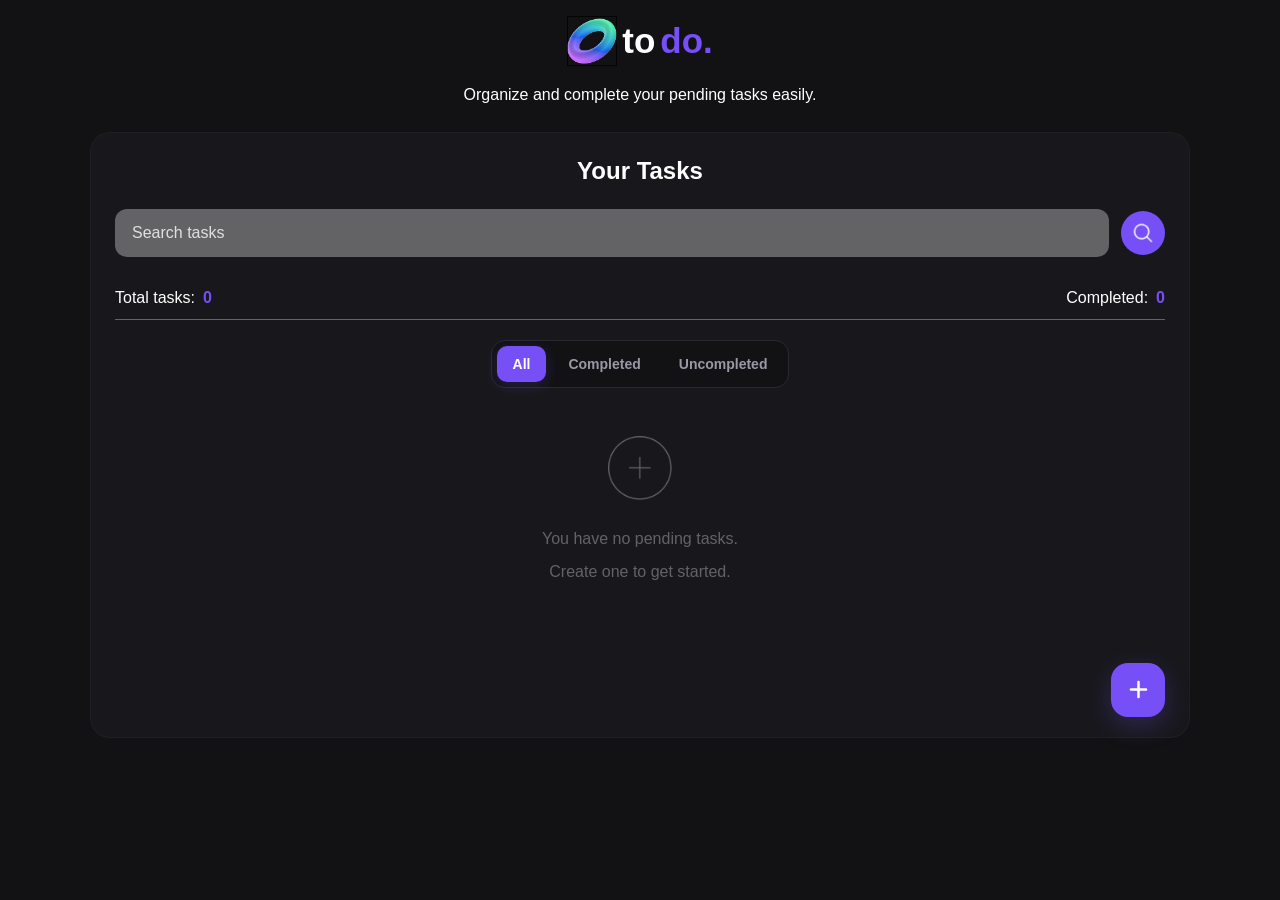
<file: index.html>
<!doctype html>
<html lang="en">
  <head>
    <meta charset="UTF-8" />
    <meta name="viewport" content="width=device-width, initial-scale=1.0" />

    <title>Todo App</title>

    <link rel="stylesheet" href="./styles/app.css" />

    <link
      rel="shortcut icon"
      href="./images/Image (1).png"
      type="image/x-icon"
    />
  </head>

  <body>
    <div class="container">
      <!-- Header -->
      <header class="header">
        <div class="logo">
          <img src="./images/Image (1).png" alt="Todo logo" class="logo-img" />

          <span class="logo-first">to</span>
          <span class="logo-last">do.</span>
        </div>

        <p class="logo-text">
          Organize and complete your pending tasks easily.
        </p>
      </header>

      <!-- Main -->
      <main class="main">
        <h1>Your Tasks</h1>

        <!-- Search Form -->
        <form class="search-box__container" id="searchForm">
          <div class="search-box">
            <input
              class="search-box__text"
              type="search"
              id="search"
              name="search"
              placeholder="Search tasks"
              aria-label="Search tasks"
            />
          </div>

          <button type="submit" class="search-box__btn" aria-label="Search">
            <img src="./images/Icon.png" alt="" />
          </button>
        </form>

        <!-- Task Information -->
        <div class="task-info">
          <div class="task-info__left">
            <span>Total tasks:</span>
            <span id="totalTasks">0</span>
          </div>

          <div class="task-info__right">
            <span>Completed:</span>
            <span id="completedTasks">0</span>
          </div>
        </div>

        <!-- Task Filters -->
        <div class="todo-filters" role="group" aria-label="Filter tasks">
          <button
            type="button"
            class="filter-btn active"
            data-filter="all"
            aria-pressed="true"
          >
            All
          </button>

          <button
            type="button"
            class="filter-btn"
            data-filter="completed"
            aria-pressed="false"
          >
            Completed
          </button>

          <button
            type="button"
            class="filter-btn"
            data-filter="uncompleted"
            aria-pressed="false"
          >
            Uncompleted
          </button>
        </div>

        <!-- Todo List -->
        <div class="todo-list">
          <ul class="todo-list__items" id="todoList"></ul>

          <div class="todo-list__none" id="emptyState">
            <img src="./images/Vector.png" alt="" />

            <p>You have no pending tasks.</p>
            <p>Create one to get started.</p>
          </div>
        </div>

        <!-- Add Todo Button -->
        <button
          type="button"
          class="add-todo"
          id="addTodoBtn"
          aria-label="Add new task"
        >
          <svg
            xmlns="http://www.w3.org/2000/svg"
            viewBox="0 0 640 640"
            aria-hidden="true"
          >
            <path
              d="M352 128C352 110.3 337.7 96 320 96C302.3 96 288 110.3 288 128L288 288L128 288C110.3 288 96 302.3 96 320C96 337.7 110.3 352 128 352L288 352L288 512C288 529.7 302.3 544 320 544C337.7 544 352 529.7 352 512L352 352L512 352C529.7 352 544 337.7 544 320C544 302.3 529.7 288 512 288L352 288L352 128z"
            />
          </svg>
        </button>
      </main>
    </div>

    <!-- Add Todo Modal -->
    <div class="modal-overlay" id="todoModal" aria-hidden="true">
      <div
        class="todo-modal"
        role="dialog"
        aria-modal="true"
        aria-labelledby="modalTitle"
        aria-describedby="modalDescription"
      >
        <h2 id="modalTitle">Create New Task</h2>

        <p class="modal-description" id="modalDescription">
          Add a new task to your list.
        </p>

        <form id="todoForm">
          <label for="todoInput">Task name</label>

          <input
            type="text"
            id="todoInput"
            class="modal-input"
            name="todo"
            placeholder="What do you need to do?"
            maxlength="150"
            autocomplete="off"
            required
          />

          <div class="modal-actions">
            <button
              type="button"
              id="cancelTodoBtn"
              class="modal-btn cancel-btn"
            >
              Cancel
            </button>

            <button type="submit" class="modal-btn add-btn">Add Task</button>
          </div>
        </form>
      </div>
    </div>

    <!-- JavaScript -->
    <script src="./app.js"></script>
  </body>
</html>
</file>
<file: styles/app.css>
/* ========================================
   1. RESET
======================================== */

* {
  margin: 0;
  padding: 0;
  box-sizing: border-box;
}

/* ========================================
   2. CSS VARIABLES
======================================== */

:root {
  --priority-white: #ffffff;
  --priority-bg-black: #121215;
  --priority-purple: #764ff7;
  --priority-purple-hover: #8b6aff;
  --priority-main-bg: #18181c;
  --priority-gray: #636366;
  --priority-muted: #9999a5;
  --priority-border: #34313e;

  --priority-close-bg: #2b1d22;
  --priority-close-border: #51343b;
  --priority-close-color: #ff7b86;
  --priority-close-hover: #ff5964;

  --shadow: 0 24px 70px rgb(0 0 0 / 18%);
  --transition: 0.2s ease;
}

/* ========================================
   3. GENERAL STYLES
======================================== */

body {
  min-height: 100vh;
  background-color: var(--priority-bg-black);
  color: var(--priority-white);
  font-family: sans-serif;
}

button,
input {
  font: inherit;
}

button {
  -webkit-tap-highlight-color: transparent;
}

button:focus-visible,
input:focus-visible {
  outline: 2px solid var(--priority-purple);
  outline-offset: 3px;
}

.container {
  display: flex;
  flex-direction: column;
  align-items: center;

  width: 100%;
  max-width: 1140px;
  margin: 0 auto;
  padding: 0 20px;
}

/* ========================================
   4. HEADER AND LOGO
======================================== */

.header {
  width: 100%;
  text-align: center;
}

.logo {
  display: flex;
  justify-content: center;
  align-items: center;
  gap: 5px;

  margin: 1rem 0;
}

.logo-img {
  width: 50px;
  height: auto;
}

.logo > span {
  font-size: 35px;
  font-weight: bold;
}

.logo-first {
  color: var(--priority-white);
}

.logo-last {
  color: var(--priority-purple);
}

.logo-text {
  color: var(--priority-white);
  line-height: 1.6;
}

/* ========================================
   5. MAIN CONTAINER
======================================== */

.main {
  position: relative;

  width: 100%;
  min-height: 400px;
  margin: 1.5rem 0;
  padding: 24px 24px 90px;

  background-color: var(--priority-main-bg);
  border: 1px solid rgb(255 255 255 / 3%);
  border-radius: 20px;
}

.main h1 {
  margin-bottom: 24px;

  color: var(--priority-white);
  text-align: center;
  font-size: 24px;
}

/* ========================================
   6. SEARCH FORM
======================================== */

.search-box__container {
  display: grid;
  grid-template-columns: minmax(0, 1fr) 44px;
  align-items: center;
  gap: 12px;

  width: 100%;
  margin: 0 auto 2rem;
}

.search-box {
  width: 100%;
  min-width: 0;
}

.search-box input {
  display: block;

  width: 100%;
  min-width: 0;
  padding: 14px 16px;

  background-color: var(--priority-gray);
  color: var(--priority-white);

  border: 1px solid transparent;
  border-radius: 12px;

  font-size: 16px;

  transition:
    border-color var(--transition),
    background-color var(--transition);
}

.search-box input::placeholder {
  color: #e0e0e0;
}

.search-box input:focus {
  border-color: var(--priority-purple);
  background-color: #414147;
}

/* Search Button */

.search-box__btn {
  display: flex;
  justify-content: center;
  align-items: center;

  width: 44px;
  height: 44px;

  background-color: var(--priority-purple);
  border: none;
  border-radius: 50%;

  cursor: pointer;

  transition:
    transform var(--transition),
    box-shadow var(--transition),
    background-color var(--transition);
}

.search-box__btn img {
  width: 30px;
  height: 30px;
  object-fit: contain;
}

.search-box__btn:hover {
  transform: scale(1.05);
  background-color: var(--priority-purple-hover);
  box-shadow: var(--shadow);
}

/* ========================================
   7. TASK COUNTERS
======================================== */

.task-info {
  display: flex;
  justify-content: space-between;
  align-items: center;
  gap: 16px;

  padding-bottom: 12px;
  margin-bottom: 20px;

  color: var(--priority-white);
  border-bottom: 1px solid var(--priority-gray);
}

.task-info__left,
.task-info__right {
  display: flex;
  align-items: center;
  gap: 8px;
}

#totalTasks,
#completedTasks {
  color: var(--priority-purple);
  font-weight: 700;
}

/* ========================================
   8. TODO FILTERS
======================================== */

.todo-filters {
  display: flex;
  justify-content: center;
  align-items: center;
  gap: 6px;

  width: fit-content;
  max-width: 100%;
  padding: 5px;
  margin: 0 auto 24px;

  background-color: var(--priority-bg-black);
  border: 1px solid #29292f;
  border-radius: 14px;
}

/* Individual Filter Buttons */

.filter-btn {
  padding: 10px 16px;

  background-color: transparent;
  color: var(--priority-muted);

  border: none;
  border-radius: 10px;

  font-size: 14px;
  font-weight: 600;
  white-space: nowrap;

  cursor: pointer;

  transition:
    background-color var(--transition),
    color var(--transition),
    box-shadow var(--transition);
}

.filter-btn:hover {
  background-color: #25232d;
  color: var(--priority-white);
}

.filter-btn.active {
  background-color: var(--priority-purple);
  color: var(--priority-white);
  box-shadow: 0 4px 14px rgb(118 79 247 / 20%);
}

/* ========================================
   9. TODO LIST AND EMPTY STATE
======================================== */

.todo-list {
  margin-top: 1rem;
  margin-bottom: 2rem;

  color: var(--priority-gray);
  line-height: 1.8;
  text-align: center;
}

.todo-list__items {
  width: 100%;
  list-style: none;
  text-align: left;
}

/* Empty State */

.todo-list__none {
  padding: 24px 0;

  color: var(--priority-gray);
  text-align: center;
}

.todo-list__none img {
  width: 64px;
  height: 64px;
  margin-bottom: 12px;
  object-fit: contain;
}

.todo-list__none p {
  margin: 4px 0;
}

/* ========================================
   10. TODO ITEM
======================================== */

.todo-list__item {
  display: flex;
  justify-content: space-between;
  align-items: center;
  gap: 12px;

  min-height: 60px;
  padding: 12px 15px;
  margin: 12px 0;

  background-color: var(--priority-bg-black);
  border: 1px solid transparent;
  border-radius: 10px;

  transition:
    border-color var(--transition),
    background-color var(--transition);
}

/* Left and Right Sections Inside Each Task */

.todo-list__item > div {
  display: flex;
  align-items: center;
  gap: 12px;
  min-width: 0;
}

/* Task Card Hover */

.todo-list__item:hover {
  border-color: var(--priority-border);
}

/* Complete Task Button */

.todo-list__check {
  display: flex;
  justify-content: center;
  align-items: center;
  flex-shrink: 0;

  width: 22px;
  height: 22px;

  background-color: transparent;
  color: var(--priority-white);

  border: 1px solid var(--priority-white);
  border-radius: 50%;

  font-size: 13px;
  font-weight: bold;

  cursor: pointer;

  transition:
    background-color var(--transition),
    border-color var(--transition),
    transform var(--transition);
}

.todo-list__check:hover {
  border-color: var(--priority-purple);
  transform: scale(1.08);
}

/* Task Title */

.todo-list__title {
  color: var(--priority-white);
  font-size: 16px;
  overflow-wrap: anywhere;
}

/* Completed Task */

.todo-list__item.completed .todo-list__check {
  background-color: var(--priority-purple);
  border-color: var(--priority-purple);
}

.todo-list__item.completed .todo-list__title {
  color: var(--priority-muted);
  text-decoration: line-through;
}

/* ========================================
   11. TASK DATE AND ACTION BUTTONS
======================================== */

/* Date + Edit + Delete */

.todo-list__item > div:last-child {
  flex-shrink: 0;
  gap: 10px;
}

.todo-list__item time {
  color: var(--priority-muted);
  font-size: 12px;
  white-space: nowrap;
}

/* Edit Button */

.todo-list__edit {
  display: inline-flex;
  justify-content: center;
  align-items: center;
  flex-shrink: 0;

  min-width: 64px;
  height: 36px;
  padding: 0 14px;

  background-color: rgb(118 79 247 / 10%);
  color: #b9a7ff;

  border: 1px solid rgb(118 79 247 / 45%);
  border-radius: 10px;

  font-size: 13px;
  font-weight: 600;

  cursor: pointer;

  transition:
    background-color var(--transition),
    border-color var(--transition),
    color var(--transition),
    transform var(--transition);
}

.todo-list__edit:hover {
  background-color: var(--priority-purple);
  border-color: var(--priority-purple);
  color: var(--priority-white);
  transform: translateY(-1px);
}

/* Delete / Close Button */

.todo-list__close {
  display: inline-flex;
  justify-content: center;
  align-items: center;
  flex-shrink: 0;

  width: 40px;
  height: 40px;
  padding: 0;

  background-color: var(--priority-close-bg);
  color: var(--priority-close-color);

  border: 1px solid var(--priority-close-border);
  border-radius: 10px;

  font-family: Arial, sans-serif;
  font-size: 27px;
  font-weight: 400;
  line-height: 1;

  cursor: pointer;

  transition:
    background-color var(--transition),
    border-color var(--transition),
    color var(--transition),
    transform var(--transition);
}

.todo-list__close:hover {
  background-color: var(--priority-close-hover);
  border-color: var(--priority-close-hover);
  color: var(--priority-white);
  transform: scale(1.05);
}

/* ========================================
   12. ADD TODO BUTTON
======================================== */

.add-todo {
  position: absolute;
  right: 24px;
  bottom: 20px;
  z-index: 10;

  display: flex;
  justify-content: center;
  align-items: center;

  width: 54px;
  height: 54px;

  background-color: var(--priority-purple);
  color: var(--priority-white);

  border: none;
  border-radius: 17px;

  cursor: pointer;
  box-shadow: 0 8px 25px rgb(118 79 247 / 25%);

  transition:
    transform var(--transition),
    background-color var(--transition),
    box-shadow var(--transition);
}

.add-todo:hover {
  transform: translateY(-3px);
  background-color: var(--priority-purple-hover);
  box-shadow: 0 12px 28px rgb(118 79 247 / 30%);
}

.add-todo svg {
  width: 25px;
  height: 25px;
  fill: currentColor;
}

/* ========================================
   13. MODAL OVERLAY
======================================== */

.modal-overlay {
  position: fixed;
  inset: 0;
  z-index: 1000;

  display: flex;
  justify-content: center;
  align-items: center;

  padding: 20px;

  background-color: rgb(0 0 0 / 70%);
  -webkit-backdrop-filter: blur(6px);
  backdrop-filter: blur(6px);

  opacity: 0;
  visibility: hidden;
  pointer-events: none;

  transition:
    opacity 0.25s ease,
    visibility 0.25s ease;
}

/* Modal Open State */

.modal-overlay.show {
  opacity: 1;
  visibility: visible;
  pointer-events: auto;
}

/* Modal Box */

.todo-modal {
  width: 100%;
  max-width: 430px;
  padding: 28px;

  background-color: var(--priority-main-bg);
  border: 1px solid var(--priority-border);
  border-radius: 22px;

  box-shadow: 0 20px 70px rgb(0 0 0 / 40%);

  transform: translateY(15px) scale(0.98);
  transition: transform 0.25s ease;
}

.modal-overlay.show .todo-modal {
  transform: translateY(0) scale(1);
}

.todo-modal h2 {
  margin-bottom: 8px;

  color: var(--priority-white);
  font-size: 22px;
}

.modal-description {
  margin-bottom: 24px;

  color: var(--priority-muted);
  font-size: 14px;
  line-height: 1.6;
}

/* ========================================
   14. MODAL INPUT
======================================== */

.todo-modal label {
  display: block;
  margin-bottom: 10px;

  color: #e5e5eb;
  font-size: 14px;
}

.modal-input {
  display: block;

  width: 100%;
  min-width: 0;
  padding: 14px;

  background-color: var(--priority-bg-black);
  color: var(--priority-white);

  border: 1px solid #35353d;
  border-radius: 12px;

  font-size: 15px;

  transition:
    border-color var(--transition),
    box-shadow var(--transition);
}

.modal-input::placeholder {
  color: #686875;
}

.modal-input:focus {
  border-color: var(--priority-purple);
  box-shadow: 0 0 0 3px rgb(118 79 247 / 15%);
}

/* ========================================
   15. MODAL ACTION BUTTONS
======================================== */

.modal-actions {
  display: flex;
  justify-content: flex-end;
  align-items: center;
  gap: 12px;

  margin-top: 26px;
}

.modal-btn {
  padding: 11px 18px;

  border: 1px solid transparent;
  border-radius: 10px;

  font-size: 14px;
  font-weight: 600;

  cursor: pointer;

  transition:
    background-color var(--transition),
    color var(--transition),
    border-color var(--transition);
}

/* Cancel Button */

.cancel-btn {
  background-color: #222227;
  border-color: #35353d;
  color: #d1d1da;
}

.cancel-btn:hover {
  background-color: #303037;
}

/* Add / Save Button */

.add-btn {
  background-color: var(--priority-purple);
  color: var(--priority-white);
}

.add-btn:hover {
  background-color: var(--priority-purple-hover);
}

/* ========================================
   16. RESPONSIVE DESIGN - TABLETS AND MOBILE
======================================== */

@media (max-width: 600px) {
  /* Main Layout */

  .container {
    padding: 0 12px;
  }

  .main {
    padding: 20px 16px 86px;
  }

  /* Logo */

  .logo-text {
    font-size: 14px;
  }

  /* Search */

  .search-box__container {
    gap: 8px;
    margin-bottom: 1.5rem;
  }

  /* Task Counters */

  .task-info {
    gap: 8px;
    font-size: 13px;
  }

  .task-info__left,
  .task-info__right {
    gap: 5px;
  }

  /* Filters */

  .todo-filters {
    gap: 4px;
    margin-bottom: 24px;
  }

  .filter-btn {
    flex: 1;
    padding: 10px 8px;
    font-size: 12px;
  }

  /* Task Card */

  .todo-list__item {
    gap: 8px;
    padding: 10px;
  }

  .todo-list__item > div {
    gap: 8px;
  }

  .todo-list__item > div:last-child {
    gap: 6px;
  }

  .todo-list__title {
    font-size: 14px;
  }

  .todo-list__item time {
    font-size: 10px;
  }

  /* Edit Button */

  .todo-list__edit {
    min-width: 54px;
    height: 34px;
    padding: 0 10px;
    font-size: 12px;
  }

  /* Delete Button */

  .todo-list__close {
    width: 36px;
    height: 36px;
    font-size: 25px;
  }

  /* Add Button */

  .add-todo {
    right: 16px;
    bottom: 16px;
    width: 48px;
    height: 48px;
  }

  /* Modal */

  .todo-modal {
    padding: 22px;
  }
}

/* ========================================
   17. RESPONSIVE DESIGN - SMALL PHONES
======================================== */

@media (max-width: 380px) {
  .main {
    padding-right: 10px;
    padding-left: 10px;
  }

  .todo-list__item {
    gap: 6px;
    padding: 8px;
  }

  .todo-list__item > div {
    gap: 6px;
  }

  .todo-list__item > div:last-child {
    gap: 4px;
  }

  .todo-list__item time {
    display: none;
  }

  .todo-list__edit {
    min-width: 48px;
    padding: 0 8px;
  }

  .todo-list__close {
    width: 34px;
    height: 34px;
  }

  .filter-btn {
    padding-right: 5px;
    padding-left: 5px;
    font-size: 11px;
  }
}

/* ========================================
   18. ACCESSIBILITY - REDUCED MOTION
======================================== */

@media (prefers-reduced-motion: reduce) {
  *,
  *::before,
  *::after {
    scroll-behavior: auto !important;
    transition-duration: 0.01ms !important;
    animation-duration: 0.01ms !important;
    animation-iteration-count: 1 !important;
  }
}
</file>
